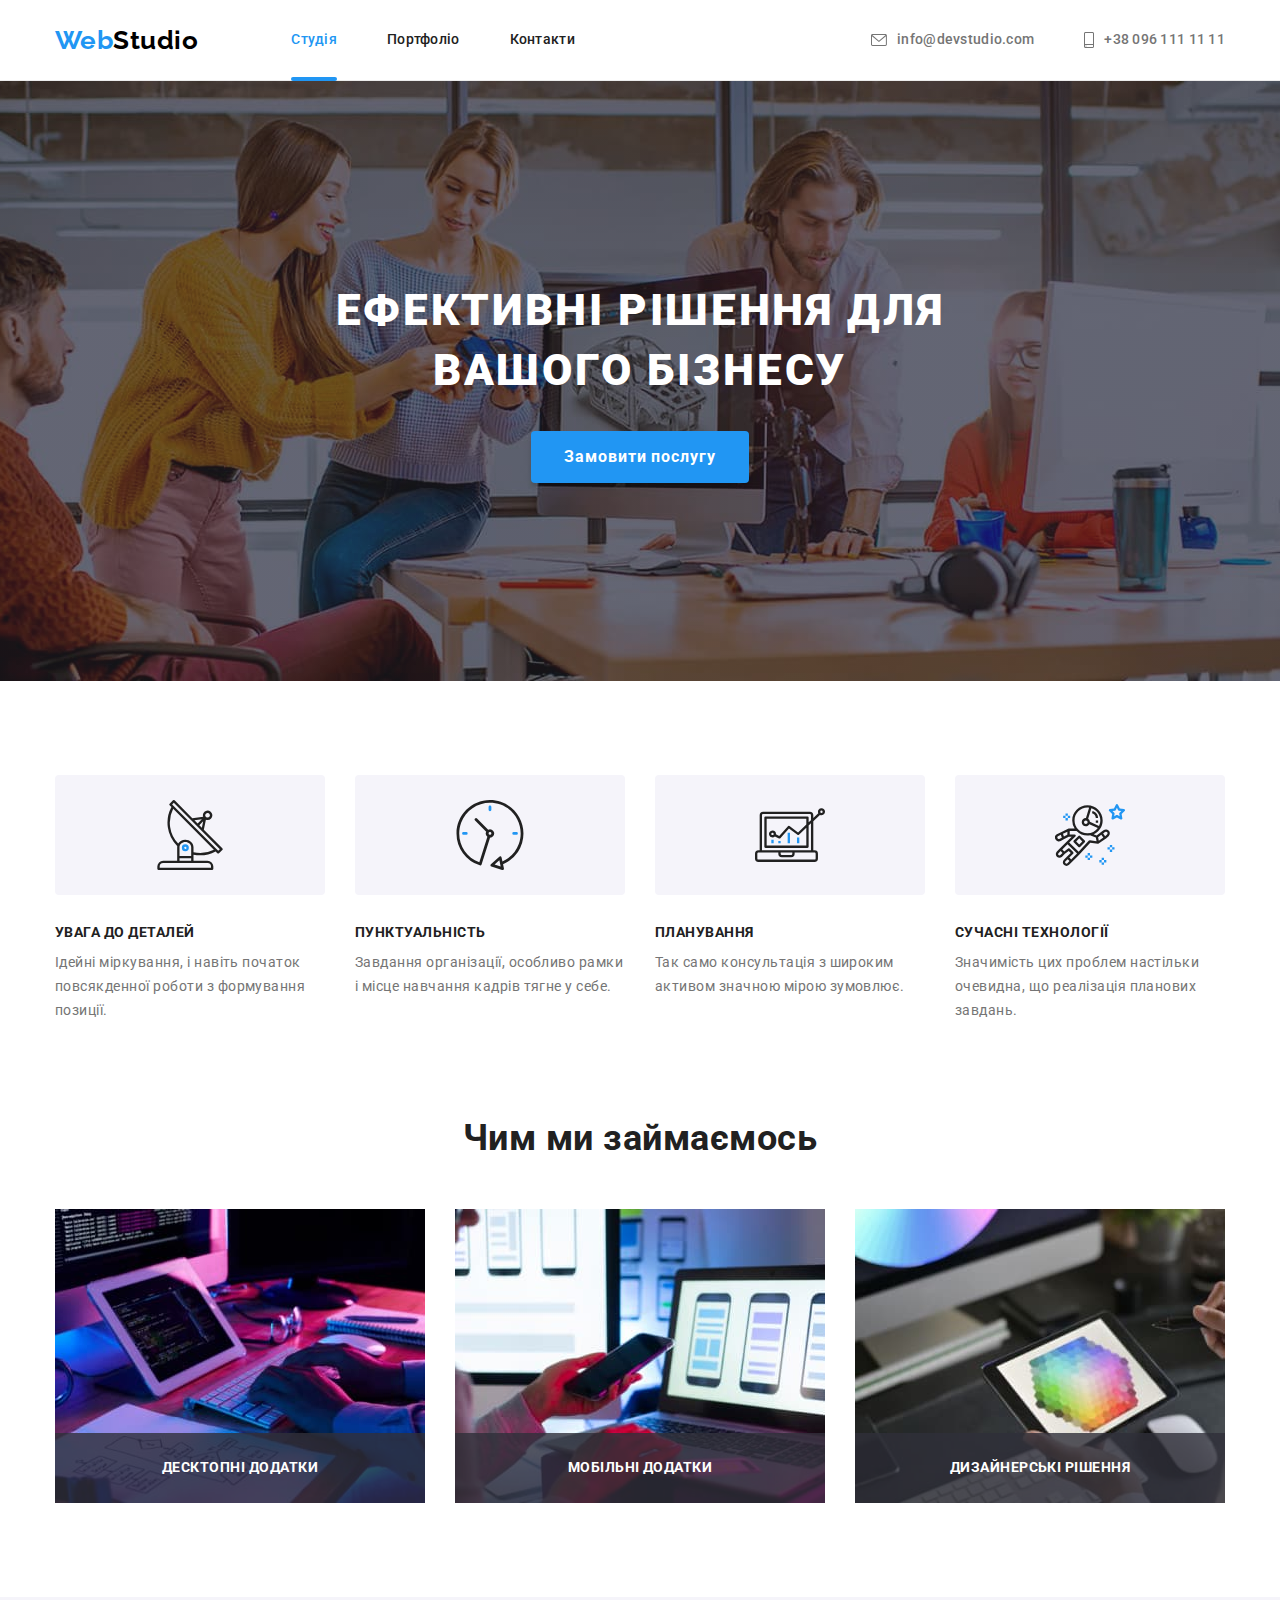
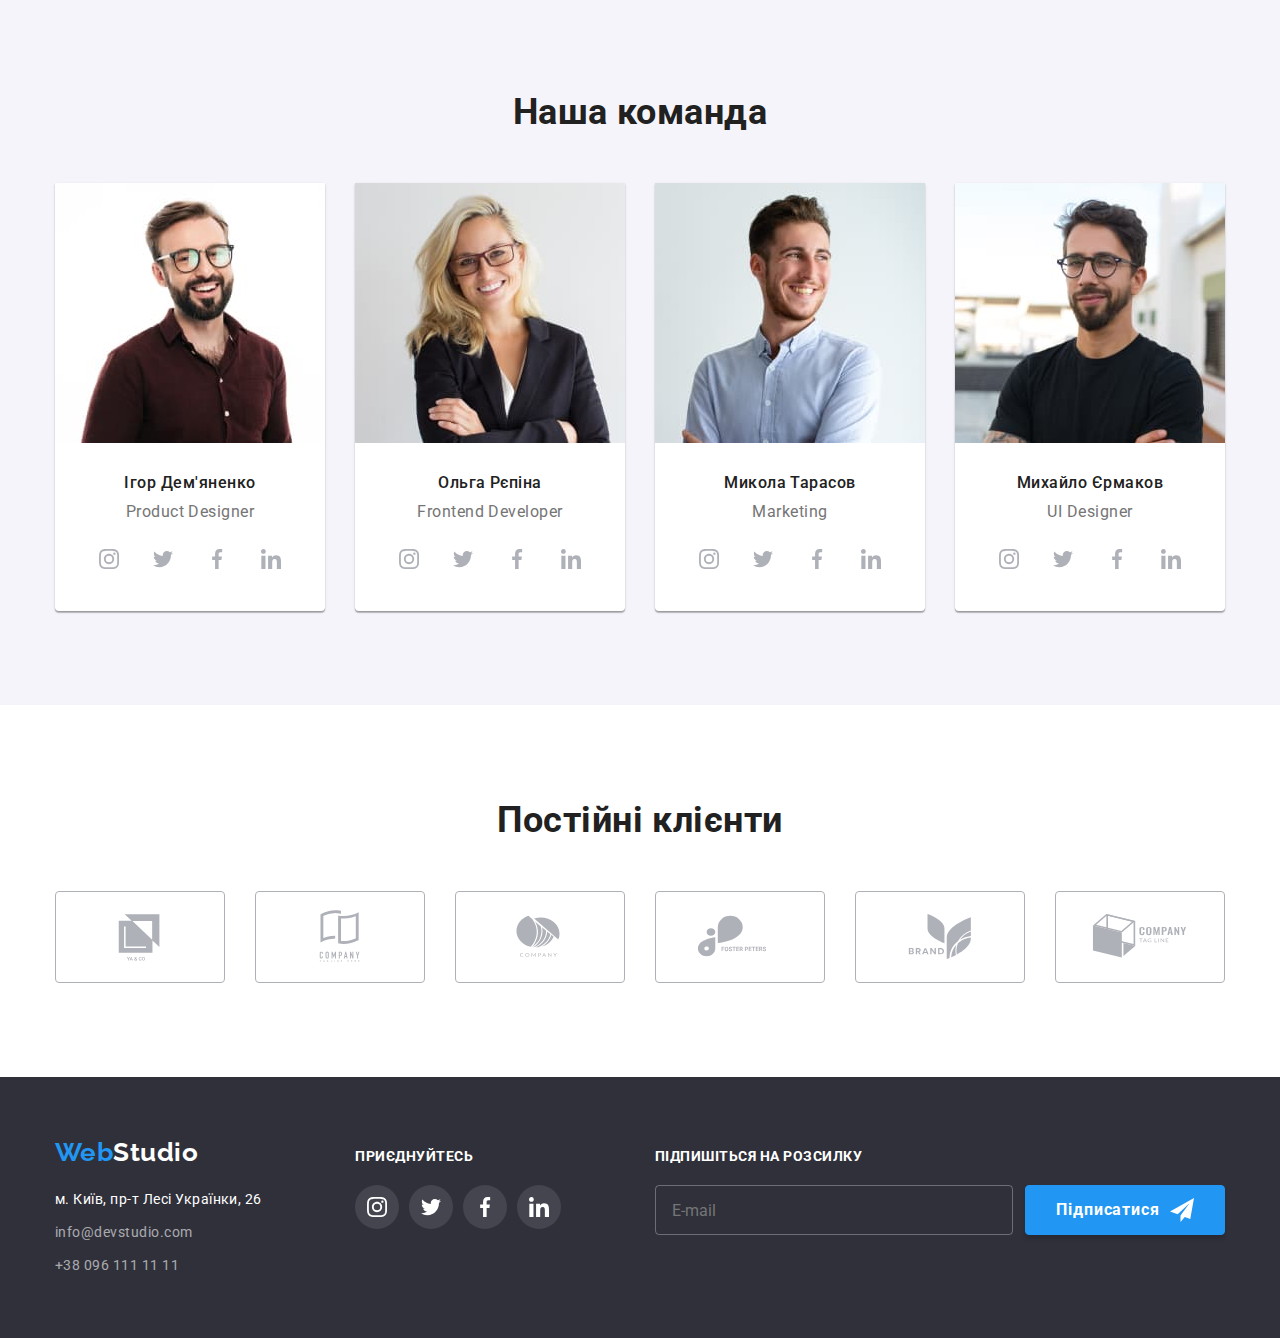
<file: index.html>
<!DOCTYPE html>
<html lang="uk">
  <head>
    <meta charset="UTF-8" />
    <meta http-equiv="X-UA-Compatible" content="IE=edge" />
    <meta name="viewport" content="width=device-width, initial-scale=1.0" />
    <title>WebStudio</title>

    <link rel="preconnect" href="https://fonts.googleapis.com" />
    <link rel="preconnect" href="https://fonts.gstatic.com" crossorigin />
    <link
      href="https://fonts.googleapis.com/css2?family=Raleway:wght@700&family=Roboto:wght@400;500;700;900&display=swap"
      rel="stylesheet"
    />
    <link
      rel="stylesheet"
      href="https://cdnjs.cloudflare.com/ajax/libs/modern-normalize/1.1.0/modern-normalize.min.css"
    />
    <link rel="stylesheet" href="./css/styles.css" />
  </head>

  <body>
    <header class="page-header">
      <div class="container">
        <div class="header-container">
          <nav class="main-nav">
            <a href="./index.html" class="logo"
              ><span class="accent">Web</span>Studio</a
            >

            <ul class="site-nav list">
              <li class="item">
                <a href="./index.html" class="link current">Студія</a>
              </li>
              <li class="item">
                <a href="./portfolio.html" class="link">Портфоліо</a>
              </li>
              <li class="item"><a href="#" class="link">Контакти</a></li>
            </ul>
          </nav>
          <ul class="contacts list">
            <li class="item">
              <a href="mailto:info@devstudio.com" class="link">
                <svg class="header-icon" width="16px" height="12px">
                  <use href="./images/sprite.svg#icon-envelope"></use>
                </svg>
                info@devstudio.com</a
              >
            </li>
            <li class="item">
              <a href="tel:+380961111111" class="link">
                <svg class="header-icon" width="10px" height="16px">
                  <use href="./images/sprite.svg#icon-smartphone"></use>
                </svg>
                +38 096 111 11 11</a
              >
            </li>
          </ul>
        </div>
      </div>
    </header>

    <main>
      <section class="hero">
        <div class="container">
          <h1 class="hero-title">Ефективні рішення для вашого бізнесу</h1>
          <button type="button" class="primary-button" data-modal-open>
            Замовити послугу
          </button>
        </div>
      </section>

      <section class="benefits no-padding">
        <div class="container">
          <h2 class="visually-hidden">Наші переваги</h2>
          <ul class="benefits-list list">
            <li class="item">
              <div class="benefits-block">
                <svg class="benefits-icon" width="70px" height="70px">
                  <use href="./images/sprite.svg#icon-antenna"></use>
                </svg>
              </div>
              <h3 class="benefits-title">Увага до деталей</h3>
              <p class="benefits-text">
                Ідейні міркування, і навіть початок повсякденної роботи з
                формування позиції.
              </p>
            </li>
            <li class="item">
              <div class="benefits-block">
                <svg class="benefits-icon" width="70px" height="70px">
                  <use href="./images/sprite.svg#icon-clock"></use>
                </svg>
              </div>
              <h3 class="benefits-title">Пунктуальність</h3>
              <p class="benefits-text">
                Завдання організації, особливо рамки і місце навчання кадрів
                тягне у себе.
              </p>
            </li>
            <li class="item">
              <div class="benefits-block">
                <svg class="benefits-icon" width="70px" height="70px">
                  <use href="./images/sprite.svg#icon-diagram"></use>
                </svg>
              </div>
              <h3 class="benefits-title">Планування</h3>
              <p class="benefits-text">
                Так само консультація з широким активом значною мірою зумовлює.
              </p>
            </li>
            <li class="item">
              <div class="benefits-block">
                <svg class="benefits-icon" width="70px" height="70px">
                  <use href="./images/sprite.svg#icon-astronaut"></use>
                </svg>
              </div>
              <h3 class="benefits-title">Сучасні технології</h3>
              <p class="benefits-text">
                Значимість цих проблем настільки очевидна, що реалізація
                планових завдань.
              </p>
            </li>
          </ul>
        </div>
      </section>

      <section class="tasks">
        <div class="container">
          <h2 class="section-title">Чим ми займаємось</h2>
          <ul class="tasks-list list">
            <li class="item">
              <img
                src="./images/img1.jpg"
                alt="Програміст набирає код на клавіатурі"
                width="370"
              />
              <div class="tasks-overlay">
                <p class="tasks-text">Десктопні додатки</p>
              </div>
            </li>
            <li class="item">
              <img
                src="./images/img2.jpg"
                alt="Дизайнер створює дизайн мобільного додатку"
                width="370"
              />
              <div class="tasks-overlay">
                <p class="tasks-text">Мобільні додатки</p>
              </div>
            </li>
            <li class="item">
              <img
                src="./images/img3.jpg"
                alt="Дизайнер вибирає палітру кольорів"
                width="370"
              />
              <div class="tasks-overlay">
                <p class="tasks-text">Дизайнерські рішення</p>
              </div>
            </li>
          </ul>
        </div>
      </section>
      <section class="comand">
        <div class="container">
          <h2 class="section-title">Наша команда</h2>
          <ul class="comand-list list">
            <li class="comand-card">
              <img src="./images/img21.jpg" alt="Дизайнер" width="270" />
              <div class="comand-desc">
                <h3 class="comand-title">Ігор Дем'яненко</h3>
                <p lang="en" class="comand-text">Product Designer</p>
                <ul class="comand-links">
                  <li class="item">
                    <a href="#" class="comand-socials">
                      <svg width="20px" height="20px">
                        <use href="./images/sprite.svg#icon-instagram"></use>
                      </svg>
                    </a>
                  </li>
                  <li class="item">
                    <a href="#" class="comand-socials">
                      <svg width="20px" height="20px">
                        <use href="./images/sprite.svg#icon-twitter"></use>
                      </svg>
                    </a>
                  </li>
                  <li class="item">
                    <a href="#" class="comand-socials">
                      <svg width="20px" height="20px">
                        <use href="./images/sprite.svg#icon-facebook"></use>
                      </svg>
                    </a>
                  </li>
                  <li class="item">
                    <a href="#" class="comand-socials">
                      <svg width="20px" height="20px">
                        <use href="./images/sprite.svg#icon-linkedin"></use>
                      </svg>
                    </a>
                  </li>
                </ul>
              </div>
            </li>
            <li class="comand-card">
              <img src="./images/img22.jpg" alt="Розробник" width="270" />
              <div class="comand-desc">
                <h3 class="comand-title">Ольга Рєпіна</h3>
                <p lang="en" class="comand-text">Frontend Developer</p>
                <ul class="comand-links">
                  <li class="item">
                    <a href="#" class="comand-socials">
                      <svg width="20px" height="20px">
                        <use href="./images/sprite.svg#icon-instagram"></use>
                      </svg>
                    </a>
                  </li>
                  <li class="item">
                    <a href="#" class="comand-socials">
                      <svg width="20px" height="20px">
                        <use href="./images/sprite.svg#icon-twitter"></use>
                      </svg>
                    </a>
                  </li>
                  <li class="item">
                    <a href="#" class="comand-socials">
                      <svg width="20px" height="20px">
                        <use href="./images/sprite.svg#icon-facebook"></use>
                      </svg>
                    </a>
                  </li>
                  <li class="item">
                    <a href="#" class="comand-socials">
                      <svg width="20px" height="20px">
                        <use href="./images/sprite.svg#icon-linkedin"></use>
                      </svg>
                    </a>
                  </li>
                </ul>
              </div>
            </li>
            <li class="comand-card">
              <img src="./images/img23.jpg" alt="Маркетолог" width="270" />
              <div class="comand-desc">
                <h3 class="comand-title">Микола Тарасов</h3>
                <p lang="en" class="comand-text">Marketing</p>
                <ul class="comand-links">
                  <li class="item">
                    <a href="#" class="comand-socials">
                      <svg width="20px" height="20px">
                        <use href="./images/sprite.svg#icon-instagram"></use>
                      </svg>
                    </a>
                  </li>
                  <li class="item">
                    <a href="#" class="comand-socials">
                      <svg width="20px" height="20px">
                        <use href="./images/sprite.svg#icon-twitter"></use>
                      </svg>
                    </a>
                  </li>
                  <li class="item">
                    <a href="#" class="comand-socials">
                      <svg width="20px" height="20px">
                        <use href="./images/sprite.svg#icon-facebook"></use>
                      </svg>
                    </a>
                  </li>
                  <li class="item">
                    <a href="#" class="comand-socials">
                      <svg width="20px" height="20px">
                        <use href="./images/sprite.svg#icon-linkedin"></use>
                      </svg>
                    </a>
                  </li>
                </ul>
              </div>
            </li>
            <li class="comand-card">
              <img
                src="./images/img24.jpg"
                alt="Дизайнер користувацького інтерфейсу"
                width="270"
              />
              <div class="comand-desc">
                <h3 class="comand-title">Михайло Єрмаков</h3>
                <p lang="en" class="comand-text">UI Designer</p>
                <ul class="comand-links">
                  <li class="item">
                    <a href="#" class="comand-socials">
                      <svg width="20px" height="20px">
                        <use href="./images/sprite.svg#icon-instagram"></use>
                      </svg>
                    </a>
                  </li>
                  <li class="item">
                    <a href="#" class="comand-socials">
                      <svg width="20px" height="20px">
                        <use href="./images/sprite.svg#icon-twitter"></use>
                      </svg>
                    </a>
                  </li>
                  <li class="item">
                    <a href="#" class="comand-socials">
                      <svg width="20px" height="20px">
                        <use href="./images/sprite.svg#icon-facebook"></use>
                      </svg>
                    </a>
                  </li>
                  <li class="item">
                    <a href="#" class="comand-socials">
                      <svg width="20px" height="20px">
                        <use href="./images/sprite.svg#icon-linkedin"></use>
                      </svg>
                    </a>
                  </li>
                </ul>
              </div>
            </li>
          </ul>
        </div>
      </section>
      <section class="clients">
        <div class="container">
          <h2 class="section-title">Постійні клієнти</h2>
          <ul class="clients-list">
            <li class="item">
              <a href="#" class="clients-link"
                ><svg width="106px" height="60px">
                  <use href="./images/sprite.svg#icon-client1"></use>
                </svg>
              </a>
            </li>
            <li class="item">
              <a href="#" class="clients-link">
                <svg width="106px" height="60px">
                  <use href="./images/sprite.svg#icon-client2"></use>
                </svg>
              </a>
            </li>
            <li class="item">
              <a href="#" class="clients-link">
                <svg width="106px" height="60px">
                  <use href="./images/sprite.svg#icon-client3"></use>
                </svg>
              </a>
            </li>
            <li class="item">
              <a href="#" class="clients-link">
                <svg width="106px" height="60px">
                  <use href="./images/sprite.svg#icon-client4"></use>
                </svg>
              </a>
            </li>
            <li class="item">
              <a href="#" class="clients-link">
                <svg width="106px" height="60px">
                  <use href="./images/sprite.svg#icon-client5"></use>
                </svg>
              </a>
            </li>
            <li class="item">
              <a href="#" class="clients-link">
                <svg width="106px" height="60px">
                  <use href="./images/sprite.svg#icon-client6"></use>
                </svg>
              </a>
            </li>
          </ul>
        </div>
      </section>
    </main>
    <footer class="page-footer">
      <div class="container">
        <div class="footer-address">
          <a href="./index.html" class="logo link"
            ><span class="accent">Web</span>Studio</a
          >
          <address>
            <ul class="list">
              <li class="item">
                <a
                  href="https://goo.gl/maps/CPtrU1FHBa2aNyZL9"
                  target="_blank"
                  rel="noopener noreferrer nofollow"
                  class="adress link"
                  >м. Київ, пр-т Лесі Українки, 26</a
                >
              </li>
              <li class="item">
                <a href="mailto:info@devstudio.com" class="contacts link"
                  >info@devstudio.com</a
                >
              </li>
              <li class="item">
                <a href="tel:+380961111111" class="contacts link"
                  >+38 096 111 11 11</a
                >
              </li>
            </ul>
          </address>
        </div>
        <div>
          <p class="footer-text">Приєднуйтесь</p>
          <ul class="footer-links">
            <li class="item">
              <a href="#" class="footer-socials">
                <svg width="20px" height="20px">
                  <use href="./images/sprite.svg#icon-instagram"></use>
                </svg>
              </a>
            </li>
            <li class="item">
              <a href="#" class="footer-socials">
                <svg width="20px" height="20px">
                  <use href="./images/sprite.svg#icon-twitter"></use>
                </svg>
              </a>
            </li>
            <li class="item">
              <a href="#" class="footer-socials">
                <svg width="20px" height="20px">
                  <use href="./images/sprite.svg#icon-facebook"></use>
                </svg>
              </a>
            </li>
            <li class="item">
              <a href="#" class="footer-socials">
                <svg width="20px" height="20px">
                  <use href="./images/sprite.svg#icon-linkedin"></use>
                </svg>
              </a>
            </li>
          </ul>
        </div>
        <div class="fotter-subscription">
          <p class="footer-text">Підпишіться на розсилку</p>
          <form class="fotter-form">
            <label for="fotter-mail"></label>
            <input
              class="fotter-mail"
              type="mail"
              id="fotter-mail"
              placeholder="E-mail"
              name="fotter-mail"
            />
            <button class="fotter-btn" type="submit">
              Підписатися
              <svg width="24" height="24">
                <use href="./images/sprite.svg#icon-send"></use>
              </svg>
            </button>
          </form>
        </div>
      </div>
    </footer>

    <div class="backdrop is-hidden" data-modal>
      <div class="modal">
        <button type="button" class="modal-close-button" data-modal-close>
          <svg width="18px" height="18px">
            <use href="./images/sprite.svg#icon-close-button"></use>
          </svg>
        </button>
        <h2 class="modal-title">Залиште свої дані, ми вам передзвонимо</h2>
        <form name="contact-form">
          <label class="form-label" for="person-name">Ім'я</label>
          <div class="form-control">
            <input
              class="form-input"
              id="person-name"
              type="text"
              name="person-name"
            />
            <svg class="form-icon" width="16" height="16">
              <use href="./images/sprite.svg#icon-person"></use>
            </svg>
          </div>
          <label class="form-label" for="person-phone">Телефон</label>
          <div class="form-control">
            <input
              class="form-input"
              id="person-phone"
              type="tel"
              name="person-phone"
            />
            <svg class="form-icon" width="16" height="16">
              <use href="./images/sprite.svg#icon-phone"></use>
            </svg>
          </div>

          <label class="form-label" for="person-mail">Пошта</label>
          <div class="form-control">
            <input
              class="form-input"
              id="person-mail"
              type="email"
              name="person-mail"
            />
            <svg class="form-icon" width="16" height="16">
              <use href="./images/sprite.svg#icon-email"></use>
            </svg>
          </div>

          <label class="form-label" for="person-comment">Коментар</label>
          <textarea
            class="form-textarea"
            id="person-comment"
            name="person-comment"
            placeholder="Введіть текст"
          ></textarea>

          <label class="checkbox-label" for="terms-checkbox">
            <input
              class="checkbox-input visually-hidden"
              id="terms-checkbox"
              type="checkbox"
              name="terms-checkbox"
            />
            <svg class="icon-checkbox" width="16" height="15">
              <use href="./images/sprite.svg#icon-check"></use>
            </svg>
            Погоджуюся з розсилкою та приймаю
            <a class="accent" href="#">Умови договору</a>
          </label>

          <button class="form-button primary-button" type="submit">
            Відправити
          </button>
        </form>
      </div>
    </div>

    <script src="./js/modal.js"></script>
  </body>
</html>
</file>
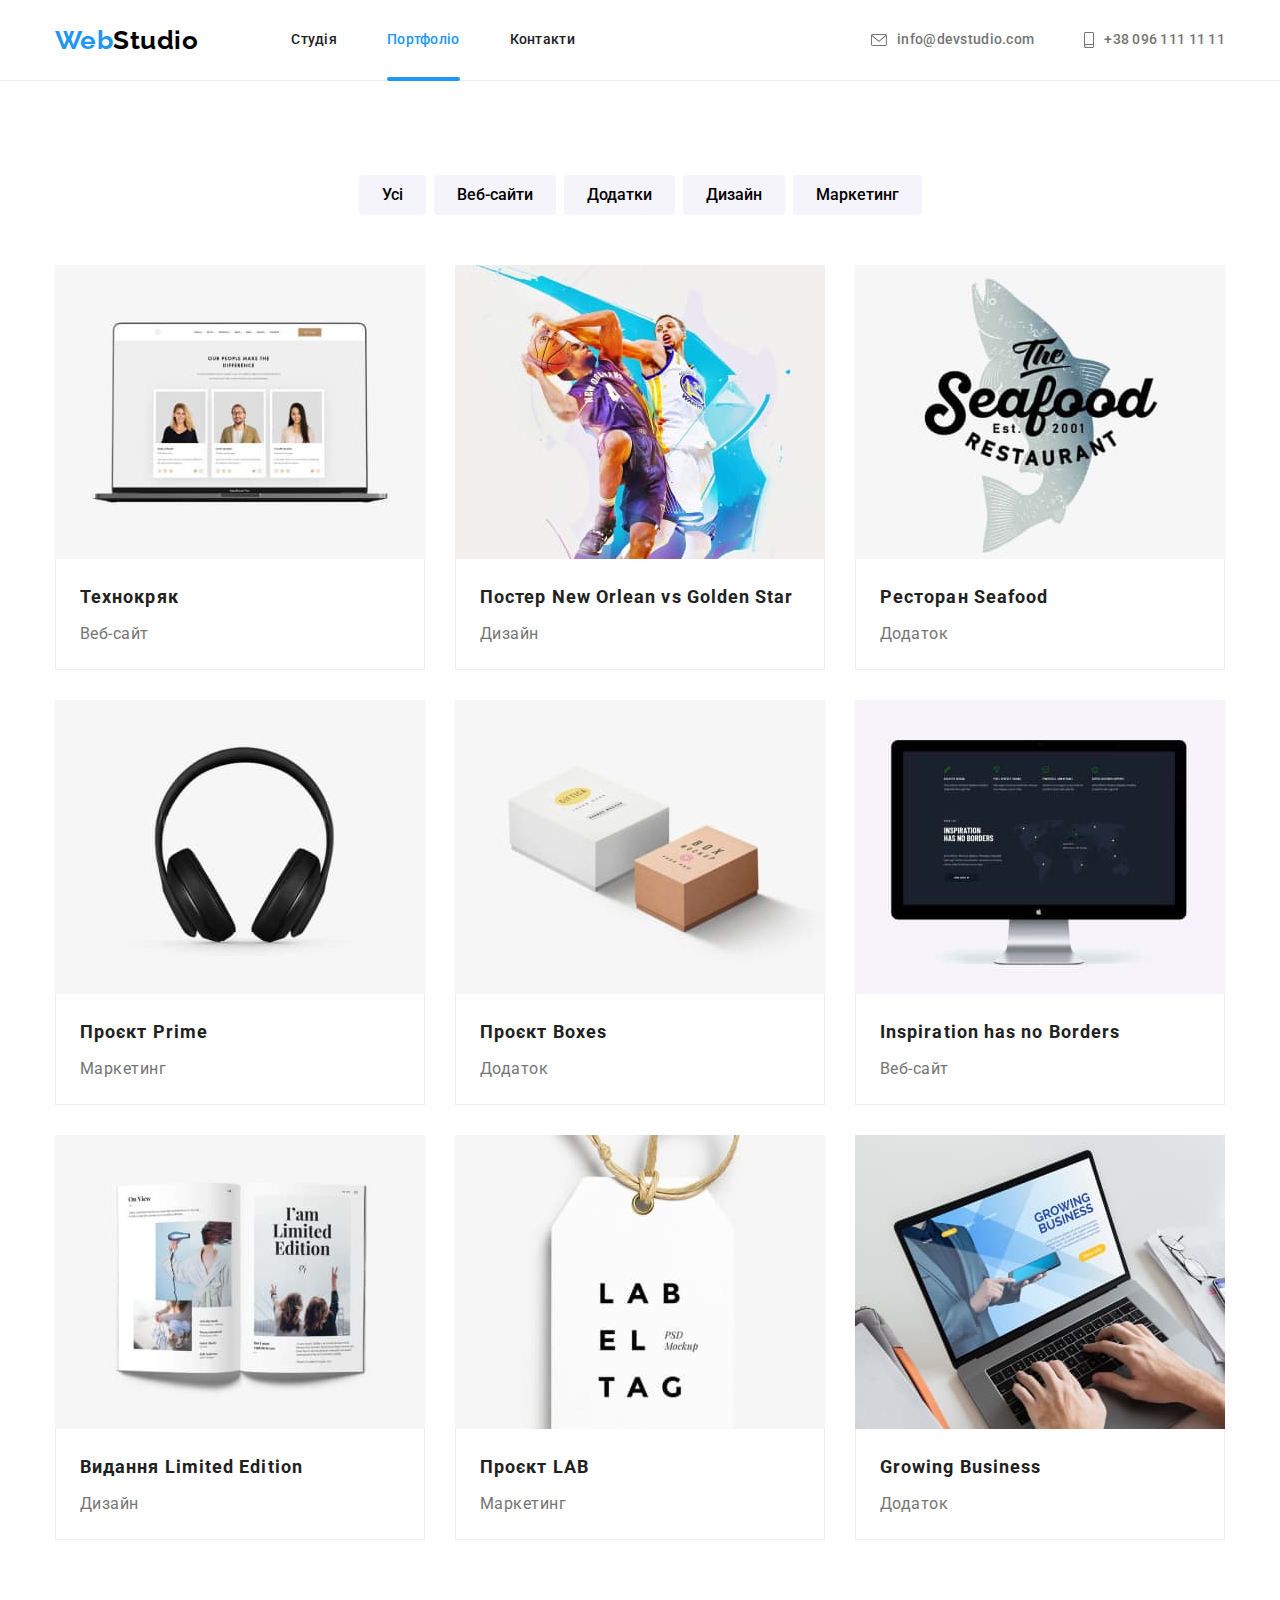
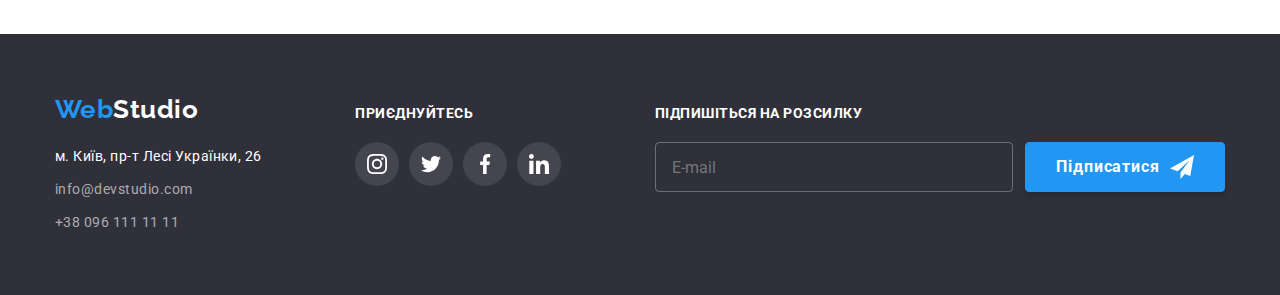
<file: portfolio.html>
<!DOCTYPE html>
<html lang="uk">
  <head>
    <meta charset="UTF-8" />
    <meta http-equiv="X-UA-Compatible" content="IE=edge" />
    <meta name="viewport" content="width=device-width, initial-scale=1.0" />
    <title>Портфоліо</title>

    <link rel="preconnect" href="https://fonts.googleapis.com" />
    <link rel="preconnect" href="https://fonts.gstatic.com" crossorigin />
    <link
      href="https://fonts.googleapis.com/css2?family=Raleway:wght@700&family=Roboto:wght@400;500;700;900&display=swap"
      rel="stylesheet"
    />
    <link
      rel="stylesheet"
      href="https://cdnjs.cloudflare.com/ajax/libs/modern-normalize/1.1.0/modern-normalize.min.css"
    />
    <link rel="stylesheet" href="./css/styles.css" />
  </head>
  <body>
    <header class="page-header">
      <div class="container">
        <div class="header-container">
          <nav class="main-nav">
            <a href="./index.html" class="logo"
              ><span class="accent">Web</span>Studio</a
            >

            <ul class="site-nav list">
              <li class="item">
                <a href="./index.html" class="link">Студія</a>
              </li>
              <li class="item">
                <a href="./portfolio.html" class="link current">Портфоліо</a>
              </li>
              <li class="item"><a href="#" class="link">Контакти</a></li>
            </ul>
          </nav>
          <ul class="contacts list">
            <li class="item">
              <a href="mailto:info@devstudio.com" class="link">
                <svg class="header-icon" width="16px" height="12px">
                  <use href="./images/sprite.svg#icon-envelope"></use>
                </svg>
                info@devstudio.com</a
              >
            </li>
            <li class="item">
              <a href="tel:+380961111111" class="link">
                <svg class="header-icon" width="10px" height="16px">
                  <use href="./images/sprite.svg#icon-smartphone"></use>
                </svg>
                +38 096 111 11 11</a
              >
            </li>
          </ul>
        </div>
      </div>
    </header>
    <main>
      <section class="portfolio">
        <div class="container">
          <h1 class="visually-hidden">Портфоліо</h1>

          <ul class="btn-list list">
            <li class="item">
              <button type="button" class="button-portfolio">Усі</button>
            </li>
            <li class="item">
              <button type="button" class="button-portfolio">Веб-сайти</button>
            </li>
            <li class="item">
              <button type="button" class="button-portfolio">Додатки</button>
            </li>
            <li class="item">
              <button type="button" class="button-portfolio">Дизайн</button>
            </li>
            <li class="item">
              <button type="button" class="button-portfolio">Маркетинг</button>
            </li>
          </ul>

          <ul class="portfolio-list list">
            <li class="portfolio-card item">
              <a href="#" class="portfolio-link">
                <div class="portfolio-thumb">
                  <img
                    src="./images/portfolio1.jpg"
                    alt="Веб-сайт Технокряк"
                    width="370"
                  />
                  <div class="portfolio-overlay">
                    <p class="portfolio-overlay-text">
                      Ресурс пропонує комплексні пропозиції з різним рівнем
                      функціоналу та сервісів. Все це дозволить відвідувачу
                      отримати вичерпні відомості про компанію чи приватну
                      особу.
                    </p>
                  </div>
                </div>
                <div class="portfolio-desc">
                  <h2 class="portfolio-title">Технокряк</h2>
                  <p class="portfolio-text">Веб-сайт</p>
                </div>
              </a>
            </li>
            <li class="portfolio-card item">
              <a href="#" class="portfolio-link">
                <div class="portfolio-thumb">
                  <img
                    src="./images/portfolio2.jpg"
                    alt="Дизайн постеру баскетбольних команд"
                    width="370"
                  />
                  <div class="portfolio-overlay">
                    <p class="portfolio-overlay-text">
                      Ресурс пропонує комплексні пропозиції з різним рівнем
                      функціоналу та сервісів. Все це дозволить відвідувачу
                      отримати вичерпні відомості про компанію чи приватну
                      особу.
                    </p>
                  </div>
                </div>
                <div class="portfolio-desc">
                  <h2 class="portfolio-title">
                    Постер New Orlean vs Golden Star
                  </h2>
                  <p class="portfolio-text">Дизайн</p>
                </div>
              </a>
            </li>
            <li class="portfolio-card item">
              <a href="#" class="portfolio-link">
                <div class="portfolio-thumb">
                  <img
                    src="./images/portfolio3.jpg"
                    alt="Додаток ресторану"
                    width="370"
                  />
                  <div class="portfolio-overlay">
                    <p class="portfolio-overlay-text">
                      Ресурс пропонує комплексні пропозиції з різним рівнем
                      функціоналу та сервісів. Все це дозволить відвідувачу
                      отримати вичерпні відомості про компанію чи приватну
                      особу.
                    </p>
                  </div>
                </div>
                <div class="portfolio-desc">
                  <h2 class="portfolio-title">Ресторан Seafood</h2>
                  <p class="portfolio-text">Додаток</p>
                </div>
              </a>
            </li>

            <li class="portfolio-card item">
              <a href="#" class="portfolio-link">
                <div class="portfolio-thumb">
                  <img
                    src="./images/portfolio4.jpg"
                    alt="Проєкт бренду навушників"
                    width="370"
                  />
                  <div class="portfolio-overlay">
                    <p class="portfolio-overlay-text">
                      Ресурс пропонує комплексні пропозиції з різним рівнем
                      функціоналу та сервісів. Все це дозволить відвідувачу
                      отримати вичерпні відомості про компанію чи приватну
                      особу.
                    </p>
                  </div>
                </div>
                <div class="portfolio-desc">
                  <h2 class="portfolio-title">Проєкт Prime</h2>
                  <p class="portfolio-text">Маркетинг</p>
                </div>
              </a>
            </li>
            <li class="portfolio-card item">
              <a href="" class="portfolio-link">
                <div class="portfolio-thumb">
                  <img
                    src="./images/portfolio5.jpg"
                    alt="Додаток проєкту коробок"
                    width="370"
                  />
                  <div class="portfolio-overlay">
                    <p class="portfolio-overlay-text">
                      Ресурс пропонує комплексні пропозиції з різним рівнем
                      функціоналу та сервісів. Все це дозволить відвідувачу
                      отримати вичерпні відомості про компанію чи приватну
                      особу.
                    </p>
                  </div>
                </div>
                <div class="portfolio-desc">
                  <h2 class="portfolio-title">Проєкт Boxes</h2>
                  <p class="portfolio-text">Додаток</p>
                </div>
              </a>
            </li>
            <li class="portfolio-card item">
              <a href="#" class="portfolio-link">
                <div class="portfolio-thumb">
                  <img
                    src="./images/portfolio6.jpg"
                    alt="Веб-сайт проєкту на комп'ютері"
                    width="370"
                  />
                  <div class="portfolio-overlay">
                    <p class="portfolio-overlay-text">
                      Ресурс пропонує комплексні пропозиції з різним рівнем
                      функціоналу та сервісів. Все це дозволить відвідувачу
                      отримати вичерпні відомості про компанію чи приватну
                      особу.
                    </p>
                  </div>
                </div>
                <div class="portfolio-desc">
                  <h2 class="portfolio-title">Inspiration has no Borders</h2>
                  <p class="portfolio-text">Веб-сайт</p>
                </div>
              </a>
            </li>
            <li class="portfolio-card item">
              <a href="#" class="portfolio-link">
                <div class="portfolio-thumb">
                  <img
                    src="./images/portfolio7.jpg"
                    alt="Дизайн видання журналу"
                    width="370"
                  />
                  <div class="portfolio-overlay">
                    <p class="portfolio-overlay-text">
                      Ресурс пропонує комплексні пропозиції з різним рівнем
                      функціоналу та сервісів. Все це дозволить відвідувачу
                      отримати вичерпні відомості про компанію чи приватну
                      особу.
                    </p>
                  </div>
                </div>
                <div class="portfolio-desc">
                  <h2 class="portfolio-title">Видання Limited Edition</h2>
                  <p class="portfolio-text">Дизайн</p>
                </div>
              </a>
            </li>
            <li class="portfolio-card item">
              <a href="#" class="portfolio-link">
                <div class="portfolio-thumb">
                  <img
                    src="./images/portfolio8.jpg"
                    alt="Маркетинг проєкту Лаб"
                    width="370"
                  />
                  <div class="portfolio-overlay">
                    <p class="portfolio-overlay-text">
                      Ресурс пропонує комплексні пропозиції з різним рівнем
                      функціоналу та сервісів. Все це дозволить відвідувачу
                      отримати вичерпні відомості про компанію чи приватну
                      особу.
                    </p>
                  </div>
                </div>
                <div class="portfolio-desc">
                  <h2 class="portfolio-title">Проєкт LAB</h2>
                  <p class="portfolio-text">Маркетинг</p>
                </div>
              </a>
            </li>
            <li class="portfolio-card item">
              <a href="#" class="portfolio-link">
                <div class="portfolio-thumb">
                  <img
                    src="./images/portfolio9.jpg"
                    alt="Додаток для бізнесу"
                    width="370"
                  />
                  <div class="portfolio-overlay">
                    <p class="portfolio-overlay-text">
                      Ресурс пропонує комплексні пропозиції з різним рівнем
                      функціоналу та сервісів. Все це дозволить відвідувачу
                      отримати вичерпні відомості про компанію чи приватну
                      особу.
                    </p>
                  </div>
                </div>
                <div class="portfolio-desc">
                  <h2 class="portfolio-title">Growing Business</h2>
                  <p class="portfolio-text">Додаток</p>
                </div>
              </a>
            </li>
          </ul>
        </div>
      </section>
    </main>
    <footer class="page-footer">
      <div class="container">
        <div class="footer-address">
          <a href="./index.html" class="logo link"
            ><span class="accent">Web</span>Studio</a
          >
          <address>
            <ul class="list">
              <li class="item">
                <a
                  href="https://goo.gl/maps/CPtrU1FHBa2aNyZL9"
                  target="_blank"
                  rel="noopener noreferrer nofollow"
                  class="adress link"
                  >м. Київ, пр-т Лесі Українки, 26</a
                >
              </li>
              <li class="item">
                <a href="mailto:info@devstudio.com" class="contacts link"
                  >info@devstudio.com</a
                >
              </li>
              <li class="item">
                <a href="tel:+380961111111" class="contacts link"
                  >+38 096 111 11 11</a
                >
              </li>
            </ul>
          </address>
        </div>
        <div>
          <p class="footer-text">Приєднуйтесь</p>
          <ul class="footer-links">
            <li class="item">
              <a href="#" class="footer-socials">
                <svg width="20px" height="20px">
                  <use href="./images/sprite.svg#icon-instagram"></use>
                </svg>
              </a>
            </li>
            <li class="item">
              <a href="#" class="footer-socials">
                <svg width="20px" height="20px">
                  <use href="./images/sprite.svg#icon-twitter"></use>
                </svg>
              </a>
            </li>
            <li class="item">
              <a href="#" class="footer-socials">
                <svg width="20px" height="20px">
                  <use href="./images/sprite.svg#icon-facebook"></use>
                </svg>
              </a>
            </li>
            <li class="item">
              <a href="#" class="footer-socials">
                <svg width="20px" height="20px">
                  <use href="./images/sprite.svg#icon-linkedin"></use>
                </svg>
              </a>
            </li>
          </ul>
        </div>
        <div class="fotter-subscription">
          <p class="footer-text">Підпишіться на розсилку</p>
          <form class="fotter-form">
            <label for="fotter-mail"></label>
            <input
              class="fotter-mail"
              type="mail"
              id="fotter-mail"
              placeholder="E-mail"
              name="fotter-mail"
            />
            <button class="fotter-btn" type="submit">
              Підписатися
              <svg width="24" height="24">
                <use href="./images/sprite.svg#icon-send"></use>
              </svg>
            </button>
          </form>
        </div>
      </div>
    </footer>
  </body>
</html>
</file>
<file: css/styles.css>
:root {
  --primary-text-color: #212121;
  --secondary-text-color: #757575;
  --footer-text-color: rgba(255, 255, 255, 0.6);
  --accent-color: #2196f3;
  --accent-hero-color: #188ce8;
  --logo-color: #000000;
  --white-color: #ffffff;
  --ashen-color: #f5f4fa;
  --background-color: #f5f5f5;
  --hero-bgd-color: #2f303a;
  --header-border-color: #ececec;
  --portfolio-border-color: #eeeeee;
  --icon-color: #afb1b8;
}

body {
  background-color: var(--white-color);
  color: var(--primary-text-color);
  font-family: Roboto, sans-serif;
  letter-spacing: 0.03em;
}

.visually-hidden {
  position: absolute;
  white-space: nowrap;
  width: 1px;
  height: 1px;
  overflow: hidden;
  border: 0;
  padding: 0;
  clip: rect(0 0 0 0);
  clip-path: inset(50%);
  margin: -1px;
}

img {
  display: block;
  max-width: 100%;
  height: auto;
}

.container {
  width: 100%;
  max-width: 1200px;
  padding-left: 15px;
  padding-right: 15px;
  margin: 0 auto;
}

.benefits.no-padding {
  padding-bottom: 0;
}

.page-header {
  background-color: var(--white-color);
  border-bottom: 1px solid var(--header-border-color);
}

.header-container {
  display: flex;
  align-items: center;
}

.main-nav {
  display: flex;
  align-items: center;
}

.logo {
  color: var(--logo-color);
  font-family: Raleway, sans-serif;
  font-weight: 700;
  font-size: 26px;
  line-height: 1.19;
  text-decoration: none;
  transition: color 250ms cubic-bezier(0.4, 0, 0.2, 1);
}

.accent {
  color: var(--accent-color);
}

.logo:hover {
  color: var(--accent-color);
}

.list {
  padding: 0;
  margin: 0;
  list-style: none;
}

.site-nav {
  display: flex;
  margin-left: 93px;
}
.site-nav .item:not(:last-child) {
  margin-right: 50px;
}

.site-nav .link {
  position: relative;

  display: block;
  padding-top: 32px;
  padding-bottom: 32px;

  color: var(--primary-text-color);

  font-weight: 500;
  font-size: 14px;
  line-height: 1.14;
  letter-spacing: 0.02em;
  text-decoration: none;

  transition: color 250ms cubic-bezier(0.4, 0, 0.2, 1);
}
.site-nav .link:hover,
.site-nav .link:focus {
  color: var(--accent-color);
}

.site-nav .link.current {
  color: var(--accent-color);
}

.site-nav .link.current::after {
  position: absolute;
  bottom: -1px;
  content: "";
  display: block;
  height: 4px;
  width: 100%;
  background-color: var(--accent-color);
  border-radius: 2px;
}

.contacts {
  display: flex;
  align-items: center;
  margin-left: auto;
}

.contacts .item + .item {
  margin-left: 50px;
}
.contacts .link {
  display: flex;
  align-items: center;
  color: var(--secondary-text-color);
  fill: currentColor;
  font-weight: 500;
  font-size: 14px;
  line-height: 1.14;
  letter-spacing: 0.02em;
  text-decoration: none;

  transition: color 250ms cubic-bezier(0.4, 0, 0.2, 1),
    fill 250ms cubic-bezier(0.4, 0, 0.2, 1);
}

.header-icon {
  margin-right: 10px;
}

.contacts .link:hover,
.contacts .link:focus {
  color: var(--accent-color);
  fill: var(--accent-color);
}

section {
  padding-top: 94px;
  padding-bottom: 94px;
}

section.hero {
  padding-top: 200px;
  padding-bottom: 200px;
}

.hero .container {
  max-width: 696px;
}

.hero {
  background-color: var(--hero-bgd-color);
  text-align: center;

  height: 600px;
  max-width: 1600px;
  margin: 0 auto;

  background-image: linear-gradient(
      to right,
      rgba(47, 48, 58, 0.4),
      rgba(47, 48, 58, 0.4)
    ),
    url(../images/hero.jpg);
  background-repeat: no-repeat;
  background-position: center;
  background-size: cover;
}
.hero-title {
  color: var(--white-color);
  font-weight: 900;
  font-size: 44px;
  line-height: 1.36;
  letter-spacing: 0.06em;
  text-transform: uppercase;

  margin-top: 0;
  margin-bottom: 30px;
}
.primary-button {
  background-color: var(--accent-color);
  color: var(--white-color);
  font-family: inherit;
  font-weight: 700;
  font-size: 16px;
  line-height: 1.88;
  letter-spacing: 0.06em;
  cursor: pointer;

  padding: 10px 32px;

  min-width: 216px;

  border-radius: 4px;
  border: 1px solid transparent;
  box-shadow: 0px 4px 4px rgba(0, 0, 0, 0.15);

  transition: background-color 250ms cubic-bezier(0.4, 0, 0.2, 1);
}
.primary-button:hover,
.primary-button:focus {
  background-color: var(--accent-hero-color);
}

.benefits-list {
  display: flex;
}

.benefits-list .item {
  width: 270px;
}

.benefits-list .item:not(:last-child) {
  margin-right: 30px;
}

.benefits-block {
  display: flex;
  align-items: center;
  justify-content: center;

  height: 120px;

  background-color: var(--ashen-color);
  border-radius: 4px;

  margin-bottom: 30px;
}

.benefits-title {
  font-weight: 700;
  font-size: 14px;
  line-height: 1.14;
  text-transform: uppercase;

  margin-top: 0;
  margin-bottom: 10px;
}
.benefits-text {
  font-size: 14px;
  line-height: 1.71;
  color: var(--secondary-text-color);

  margin-top: 0;
  margin-bottom: 0px;
}

.section-title {
  font-weight: 700;
  font-size: 36px;
  line-height: 1.17;

  margin-top: 0;
  margin-bottom: 50px;

  text-align: center;
}

.tasks-list {
  display: flex;
}

.tasks-list .item:not(:last-child) {
  margin-right: 30px;
}

.tasks-list .item {
  position: relative;
}

.tasks-overlay {
  display: flex;
  justify-content: center;
  align-items: center;

  position: absolute;
  bottom: 0;
  left: 0;

  width: 370px;
  height: 70px;

  background-color: rgba(47, 48, 58, 0.8);
}

.tasks-text {
  font-weight: 700;
  font-size: 14px;
  line-height: 1.14;
  text-transform: uppercase;
  color: var(--white-color);
}

.comand {
  background-color: var(--ashen-color);
}
.comand-card {
  background-color: var(--white-color);

  box-shadow: 0px 1px 3px rgba(0, 0, 0, 0.12), 0px 1px 1px rgba(0, 0, 0, 0.14),
    0px 2px 1px rgba(0, 0, 0, 0.2);
  border-radius: 0px 0px 4px 4px;
}

.comand-card:not(:last-child) {
  margin-right: 30px;
}

.comand-list {
  display: flex;
}

.comand-title {
  font-weight: 500;
  font-size: 16px;
  line-height: 1.19;

  margin-top: 0;
  margin-bottom: 10px;

  text-align: center;
}
.comand-text {
  color: var(--secondary-text-color);
  font-size: 16px;
  line-height: 1.19;

  margin-top: 0;
  margin-bottom: 16px;

  text-align: center;
}

.comand-links {
  display: flex;
  align-items: center;
  justify-content: center;

  margin: 0 auto;
  padding: 0;

  list-style: none;
}

.comand-links .item:not(:last-child) {
  margin-right: 10px;
  margin-bottom: 0px;
}

.comand-links .item {
  width: 44px;
  height: 44px;
}

.comand-socials {
  display: flex;
  align-items: center;
  justify-content: center;

  width: 100%;
  height: 100%;
  fill: var(--icon-color);
  border-radius: 50%;
  transition: background-color 250ms cubic-bezier(0.4, 0, 0.2, 1),
    fill 250ms cubic-bezier(0.4, 0, 0.2, 1);
}

.comand-socials:hover,
.comand-socials:focus {
  fill: var(--white-color);
  background-color: var(--accent-color);
}

.comand-desc {
  padding: 30px 0;
}

.clients-list {
  display: flex;

  list-style: none;

  margin: 0;
  padding: 0;
}

.clients-list .item {
  width: 170px;
  height: 92px;
}

.clients-list .item:not(:last-child) {
  margin-right: 30px;
}

.clients-link {
  display: flex;
  align-items: center;
  justify-content: center;
  border: 1px solid var(--icon-color);
  border-radius: 4px;
  width: 100%;
  height: 100%;

  fill: var(--icon-color);

  transition: border 250ms cubic-bezier(0.4, 0, 0.2, 1),
    fill 250ms cubic-bezier(0.4, 0, 0.2, 1);
}

.clients-link:hover,
.clients-link:focus {
  fill: var(--accent-color);
  border: 1px solid var(--accent-color);
}

.page-footer {
  background-color: var(--hero-bgd-color);

  font-size: 14px;
  line-height: 1.71;

  padding-top: 60px;
  padding-bottom: 60px;
}

.page-footer .container {
  display: flex;
  align-items: baseline;
  justify-content: space-between;
}

.page-footer .logo {
  display: block;
  margin-bottom: 20px;

  color: var(--white-color);
}

.page-footer .adress {
  color: var(--white-color);
  text-decoration: none;
  font-style: normal;
}

.page-footer .contacts {
  color: var(--footer-text-color);
  text-decoration: none;
  font-style: normal;
}

.page-footer .item:not(:last-child) {
  margin-bottom: 9px;
}

.footer-text {
  font-weight: 700;
  font-size: 14px;
  line-height: 1.14;
  text-transform: uppercase;

  color: var(--white-color);

  margin-top: 0px;
  margin-bottom: 20px;
}

.footer-links {
  display: flex;

  margin-top: 0;
  margin-bottom: 0;
  padding: 0;

  list-style: none;
}

.footer-links .item:not(:last-child) {
  margin-right: 10px;
  margin-bottom: 0px;
}

.footer-links .item {
  width: 44px;
  height: 44px;
}

.page-footer .link {
  transition: color 250ms cubic-bezier(0.4, 0, 0.2, 1);
}

.page-footer .link:hover,
.page-footer .link:focus {
  color: var(--accent-color);
}

.footer-socials {
  display: flex;
  align-items: center;
  justify-content: center;

  width: 100%;
  height: 100%;
  fill: var(--white-color);
  border-radius: 50%;
  background-color: rgba(255, 255, 255, 0.1);

  transition: background-color 250ms cubic-bezier(0.4, 0, 0.2, 1);
}

.footer-socials:hover,
.footer-socials:focus {
  background-color: var(--accent-color);
}

.fotter-form {
  display: flex;
}

.fotter-mail {
  width: 358px;
  height: 50px;
  margin-right: 12px;
  padding-left: 16px;

  font-weight: 400;
  font-size: 16px;
  line-height: 1.25;
  color: rgba(255, 255, 255, 0.6);

  border: 1px solid rgba(255, 255, 255, 0.3);
  border-radius: 4px;
  background-color: transparent;

  outline: none;
  transition: border-color 250ms cubic-bezier(0.4, 0, 0.2, 1);
}

.fotter-mail:hover,
.fotter-mail:focus {
  border-color: var(--accent-color);
}

.fotter-btn {
  display: flex;
  align-items: center;
  justify-content: center;
  gap: 10px;
  padding: 10px 28px;

  width: 200px;
  height: 50px;

  font-weight: 700;
  font-size: 16px;

  line-height: 1.88;
  letter-spacing: 0.06em;

  color: var(--white-color);
  fill: var(--white-color);

  background: var(--accent-color);
  box-shadow: 0px 4px 4px rgba(0, 0, 0, 0.15);
  border: 1px solid var(--accent-color);
  border-radius: 4px;

  cursor: pointer;

  transition: background-color 250ms cubic-bezier(0.4, 0, 0.2, 1);
}

.fotter-btn:hover,
.fotter-btn:focus {
  background-color: var(--accent-hero-color);
}

.btn-list {
  display: flex;
  justify-content: center;
  margin-bottom: 50px;
}

.btn-list .item:not(:last-child) {
  margin-right: 8px;
}

.button-portfolio {
  background-color: var(--ashen-color);
  font-family: inherit;
  font-weight: 500;
  font-size: 16px;
  line-height: 1.62;
  cursor: pointer;

  border-radius: 4px;
  border: 1px solid transparent;

  padding: 6px 22px;

  transition: background-color 250ms cubic-bezier(0.4, 0, 0.2, 1),
    color 250ms cubic-bezier(0.4, 0, 0.2, 1),
    box-shadow 250ms cubic-bezier(0.4, 0, 0.2, 1);
}

.button-portfolio:hover,
.button-portfolio:focus {
  background-color: var(--accent-color);
  color: var(--white-color);

  box-shadow: 0px 3px 1px rgba(0, 0, 0, 0.1), 0px 1px 2px rgba(0, 0, 0, 0.08),
    0px 2px 2px rgba(0, 0, 0, 0.12);
}

.portfolio-list {
  display: flex;
  flex-wrap: wrap;
}

.portfolio-card {
  background-color: var(--white-color);

  max-width: 370px;
  margin-right: 30px;
  margin-bottom: 30px;
}

.portfolio-card:nth-child(3n) {
  margin-right: 0;
}

.portfolio-card:nth-last-child(-n + 3) {
  margin-bottom: 0;
}

.portfolio .portfolio-title {
  color: var(--primary-text-color);
  font-weight: 700;
  font-size: 18px;
  line-height: 2;
  letter-spacing: 0.06em;

  margin-top: 0;
  margin-bottom: 4px;
}

.portfolio-desc {
  padding: 20px 24px;
  border: 1px solid var(--portfolio-border-color);
  border-top: 0;
}

.portfolio .portfolio-text {
  margin-top: 0;
  margin-bottom: 0;
  color: var(--secondary-text-color);
  font-size: 16px;
  line-height: 1.88;
}
.portfolio-link {
  display: inline-block;
  text-decoration: none;
  transition: box-shadow 250ms cubic-bezier(0.4, 0, 0.2, 1);
}

.portfolio-link:hover,
.portfolio-link:focus {
  box-shadow: 0px 1px 1px rgba(0, 0, 0, 0.12), 0px 4px 4px rgba(0, 0, 0, 0.06),
    1px 4px 6px rgba(0, 0, 0, 0.16);
}

.portfolio-thumb {
  position: relative;
  overflow: hidden;
}

.portfolio-overlay {
  position: absolute;
  top: 0;
  left: 0;
  width: 100%;
  height: 100%;

  display: flex;
  align-items: center;

  background-color: rgba(33, 150, 243, 0.9);

  transform: translateY(100%);
  transition: transform 250ms cubic-bezier(0.4, 0, 0.2, 1);
}

.portfolio-overlay-text {
  padding: 0 24px;

  font-weight: 400;
  font-size: 18px;
  line-height: 1.56;
  color: var(--white-color);
}

.portfolio-link:hover .portfolio-overlay,
.portfolio-link:focus .portfolio-overlay {
  transform: translateY(0);
}

.backdrop {
  position: fixed;
  top: 0;
  left: 0;
  width: 100%;
  height: 100%;
  z-index: 1;
  background-color: rgba(0, 0, 0, 0.2);
  opacity: 1;
  transition: opacity 250ms cubic-bezier(0.4, 0, 0.2, 1),
    visibility 250ms cubic-bezier(0.4, 0, 0.2, 1);
}

.backdrop.is-hidden {
  opacity: 0;
  visibility: hidden;
  pointer-events: none;
}

.backdrop.is-hidden .modal {
  transform: translate(-50%, -50%) scale(0.9);
}

.modal {
  position: absolute;
  top: 50%;
  left: 50%;
  transform: translate(-50%, -50%) scale(1);
  width: 528px;
  max-height: 581px;
  background-color: var(--white-color);
  padding: 40px;

  transition: transform 250ms cubic-bezier(0.4, 0, 0.2, 1);
}

.modal-close-button {
  position: absolute;
  top: 8px;
  right: 8px;

  display: flex;
  justify-content: center;
  align-items: center;

  width: 30px;
  height: 30px;

  border: 1px solid rgba(0, 0, 0, 0.1);
  border-radius: 50%;
  background-color: var(--white-color);

  fill: #000000;
  transition: fill 250ms cubic-bezier(0.4, 0, 0.2, 1);
}

.modal-close-button:hover {
  fill: var(--accent-color);
}

.modal-title {
  font-weight: 700;
  font-size: 20px;
  line-height: 1.15;
  letter-spacing: 0.03em;

  text-align: center;

  margin-top: 0;
  margin-bottom: 12px;
}

.form-label {
  display: block;
  font-weight: 400;
  font-size: 12px;
  line-height: 1.16;
  letter-spacing: 0.01em;

  color: var(--secondary-text-color);

  margin-bottom: 4px;
}

.form-control {
  position: relative;
}

.form-input {
  display: block;
  width: 100%;
  height: 40px;
  padding-left: 42px;
  margin-bottom: 10px;

  border: 1px solid rgba(33, 33, 33, 0.2);
  border-radius: 4px;

  outline: none;
  transition: border-color 250ms cubic-bezier(0.4, 0, 0.2, 1);
}

.form-input:focus {
  border-color: var(--accent-color);
}

.form-icon {
  position: absolute;
  top: 50%;
  left: 15px;
  transform: translateY(-50%);
  fill: currentColor;
  transition: fill 250ms cubic-bezier(0.4, 0, 0.2, 1);
}

.form-control:focus-within .form-icon {
  fill: var(--accent-color);
}

.form-textarea {
  width: 100%;
  height: 120px;

  padding: 12px;
  margin-bottom: 20px;
  resize: none;

  font-weight: 400;
  font-size: 12px;
  line-height: 1.16;
  letter-spacing: 0.01em;

  border: 1px solid rgba(33, 33, 33, 0.2);
  border-radius: 4px;

  outline: none;
  transition: border-color 250ms cubic-bezier(0.4, 0, 0.2, 1);
}

.form-textarea:focus {
  border-color: var(--accent-color);
}

.checkbox-input {
  appearance: none;
}

.icon-checkbox {
  width: 16px;
  height: 15px;

  border: 2px solid var(--primary-text-color);
  border-radius: 2px;

  fill: transparent;
}

.checkbox-input:checked + .icon-checkbox {
  fill: var(--white-color);
  background-color: var(--accent-color);
  border: transparent;
}

.checkbox-label {
  display: flex;
  justify-content: center;
  align-items: center;
  gap: 7px;
  margin-bottom: 30px;

  font-weight: 400;
  font-size: 14px;
  line-height: 1.71;

  color: var(--secondary-text-color);
}

.form-button {
  display: block;
  margin: 0 auto;
  min-width: 200px;
}
</file>
